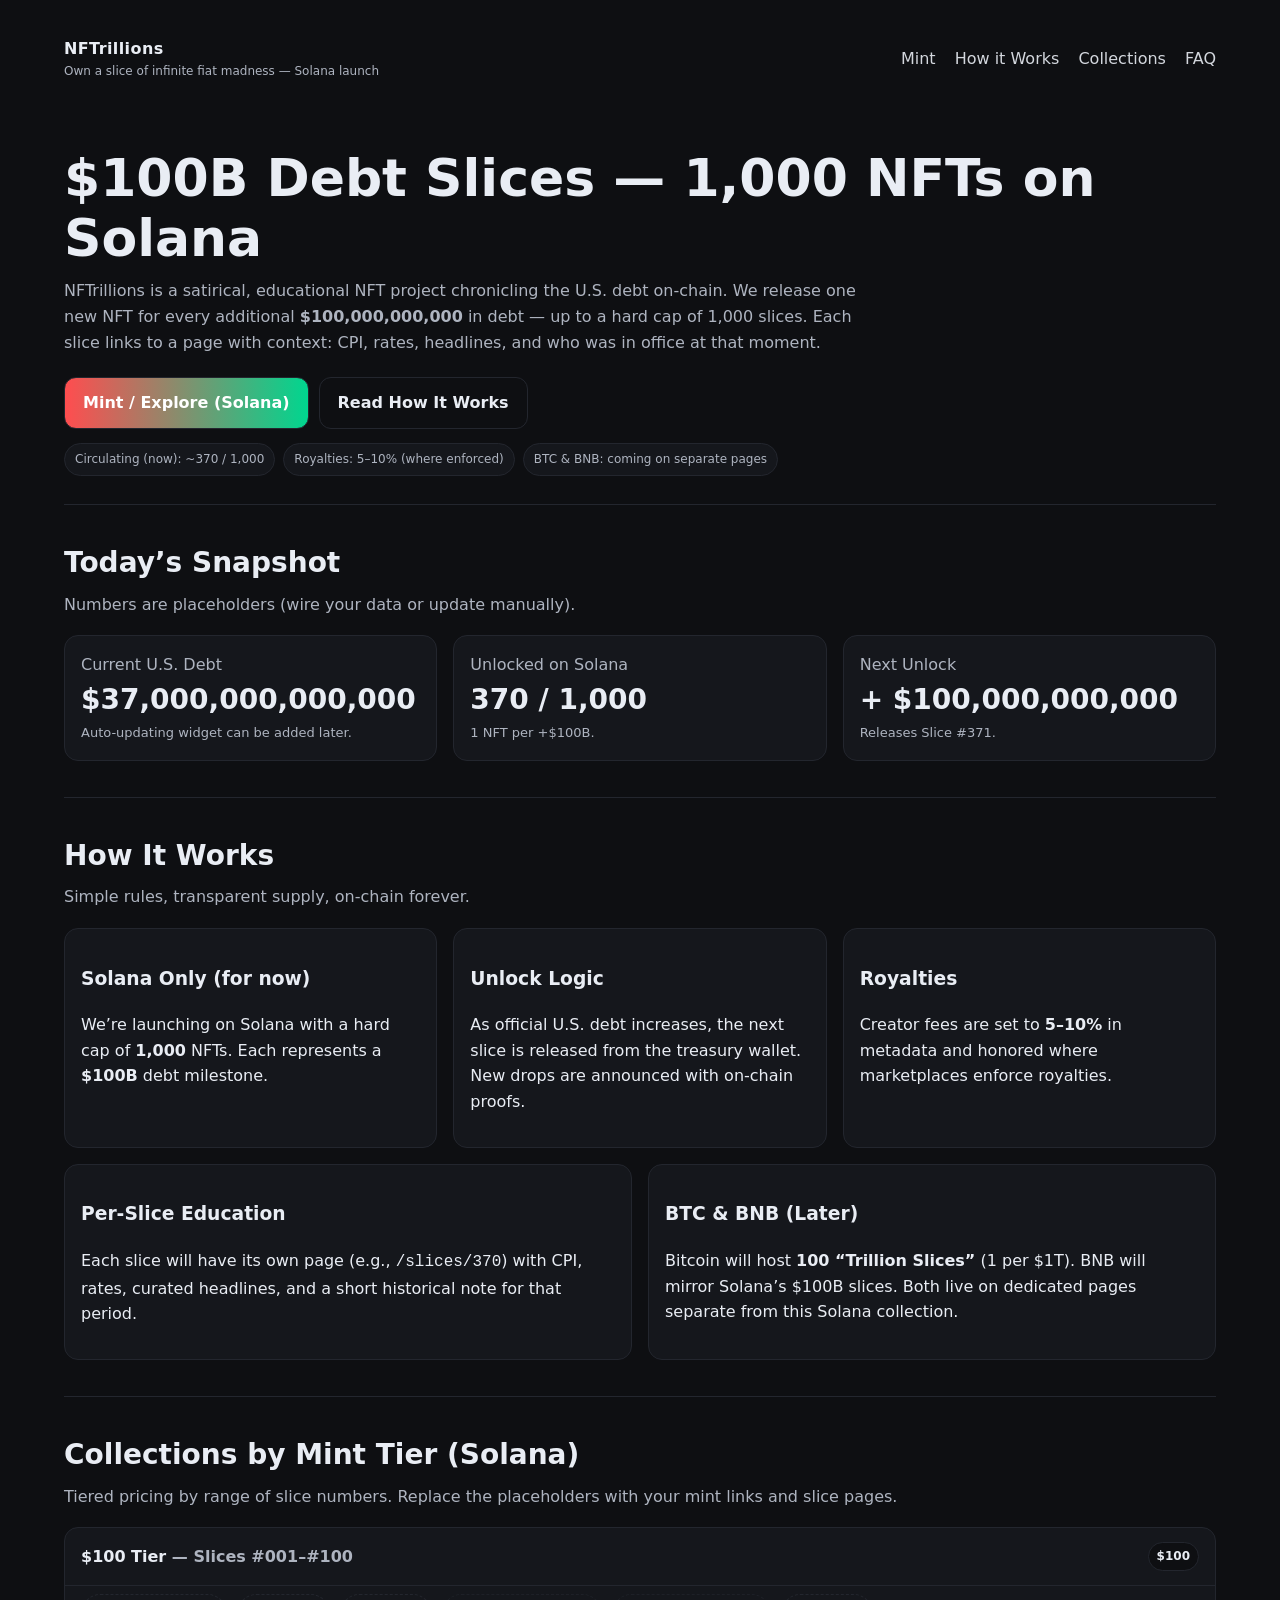
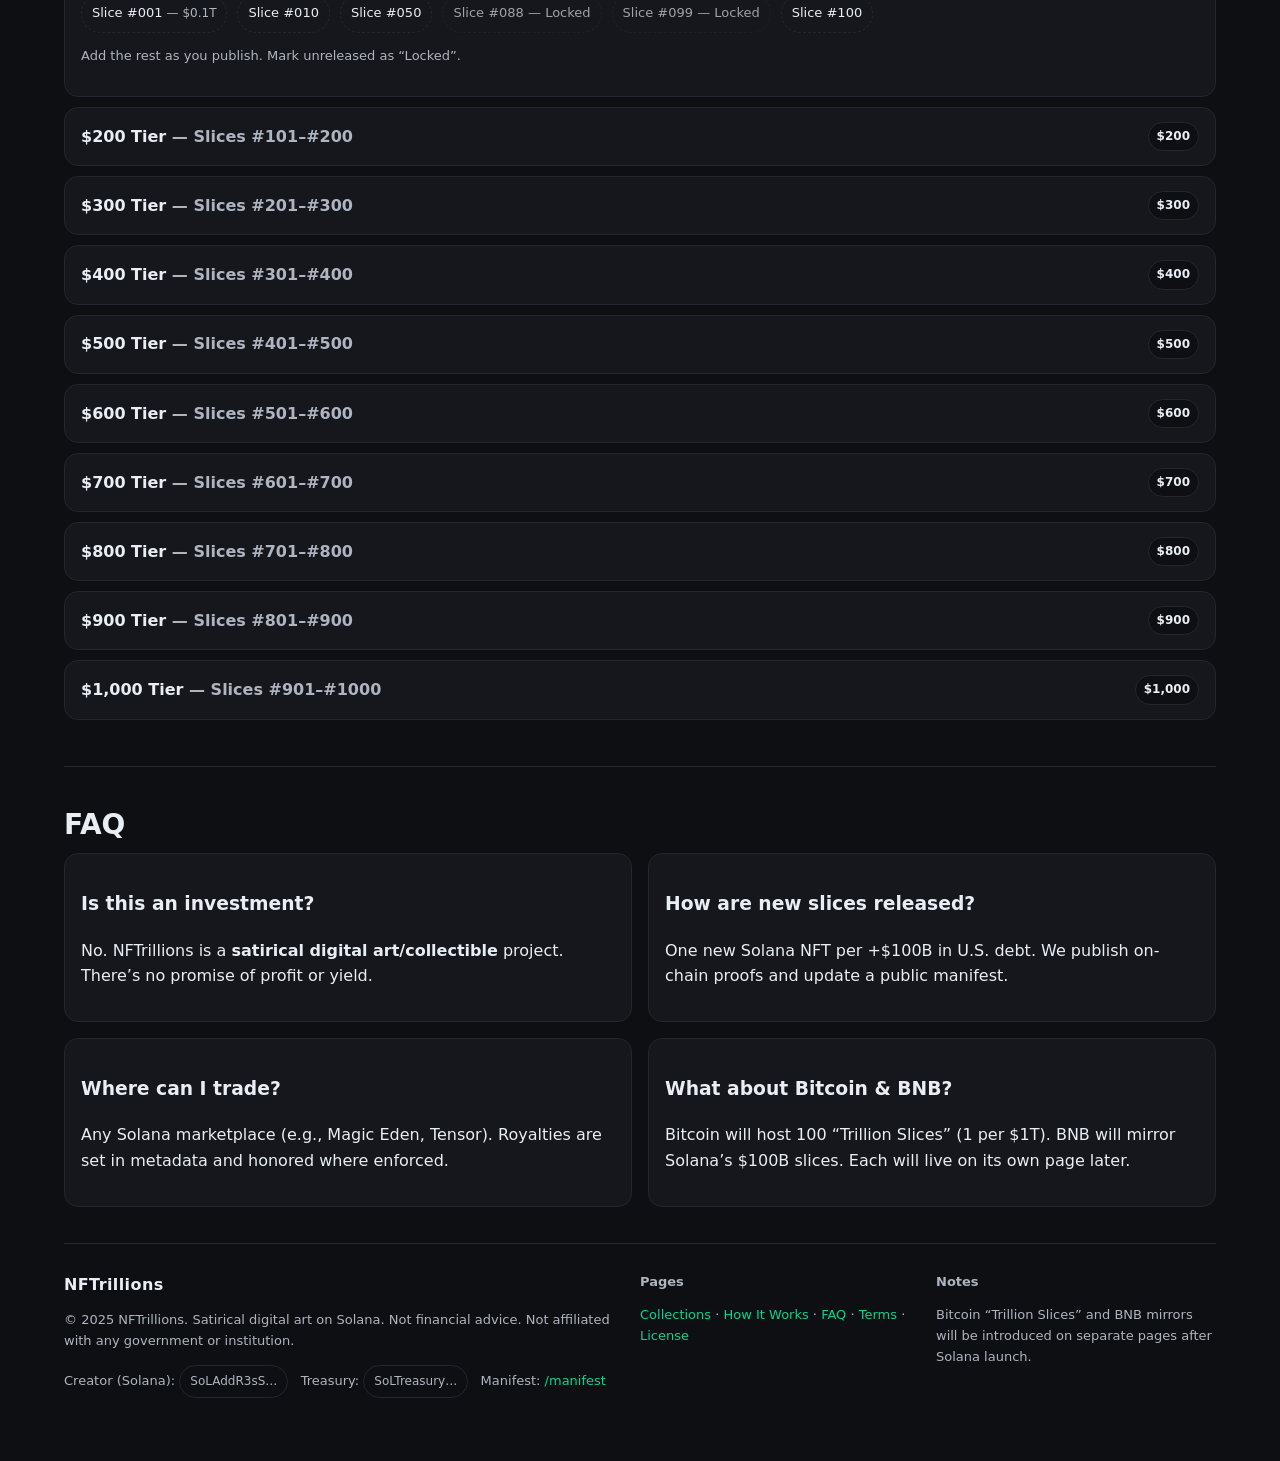
<file: attached_assets/index_1759961707359.html>
<!doctype html>
<html lang="en">
<head>
  <meta charset="utf-8">
  <title>NFTrillions — $100B Debt Slices on Solana</title>
  <meta name="viewport" content="width=device-width, initial-scale=1">
  <meta name="description" content="NFTrillions is a satirical, educational NFT project on Solana. Collect $100B debt slices as the U.S. marches toward $100T. 1,000 max slices, released as milestones are hit.">
  <link rel="canonical" href="https://NFTrillions.xyz/">

  <!-- Open Graph -->
  <meta property="og:title" content="NFTrillions — $100B Debt Slices on Solana">
  <meta property="og:description" content="Satirical, educational NFTs chronicling the rise of U.S. debt. 1,000 $100B slices on Solana.">
  <meta property="og:type" content="website">
  <meta property="og:url" content="https://NFTrillions.xyz/">

  <!-- Twitter -->
  <meta name="twitter:card" content="summary">
  <meta name="twitter:title" content="NFTrillions — $100B Debt Slices on Solana">
  <meta name="twitter:description" content="Own a slice of infinite fiat madness. 1,000 $100B NFTs on Solana.">

  <!-- Schema.org (Organization + WebSite) -->
  <script type="application/ld+json">
  {
    "@context":"https://schema.org",
    "@type":"WebSite",
    "name":"NFTrillions",
    "url":"https://NFTrillions.xyz/",
    "description":"Satirical NFT project chronicling U.S. debt on Solana.",
    "inLanguage":"en-US",
    "potentialAction":{"@type":"SearchAction","target":"https://NFTrillions.xyz/?q={search_term_string}","query-input":"required name=search_term_string"}
  }
  </script>

  <style>
    :root{
      --bg:#0e0f12; --card:#15171c; --muted:#aeb4c0; --text:#e9edf4;
      --accent:#00d68f; --accent2:#ff4d4f; --line:#23262e; --focus:#ffd666;
    }
    *{box-sizing:border-box}
    html,body{margin:0;padding:0;background:var(--bg);color:var(--text);font:16px/1.6 system-ui,-apple-system,Segoe UI,Roboto,Ubuntu,Cantarell,Arial,sans-serif;}
    a{color:var(--accent);text-decoration:none} a:hover{text-decoration:underline}
    .wrap{max-width:1200px;margin:0 auto;padding:24px}
    header{display:flex;align-items:center;justify-content:space-between;gap:16px;padding:12px 0}
    .brand{font-weight:800;letter-spacing:.4px}
    .tag{font-size:12px;color:var(--muted)}
    .nav a{margin-left:14px;color:var(--text);opacity:.9}
    .btn{display:inline-block;padding:12px 18px;border-radius:12px;border:1px solid var(--line);background:linear-gradient(90deg, var(--accent2), var(--accent));color:#fff;font-weight:700}
    .btn.secondary{background:transparent;color:var(--text)}
    .hero{padding:56px 0 28px;border-bottom:1px solid var(--line)}
    .hero h1{font-size:clamp(28px,4.5vw,52px);line-height:1.15;margin:0 0 10px}
    .hero p{color:var(--muted);max-width:820px;margin:0 0 22px}
    .badges{display:flex;flex-wrap:wrap;gap:8px;margin:14px 0 0}
    .badge{border:1px solid var(--line);background:var(--card);color:var(--muted);font-size:12px;padding:6px 10px;border-radius:999px}

    .section{padding:36px 0;border-bottom:1px solid var(--line)}
    .section h2{margin:0 0 6px;font-size:clamp(20px,3vw,28px)}
    .section .sub{color:var(--muted);margin:0 0 18px}
    .grid{display:grid;gap:16px}
    @media(min-width:720px){.grid.cols-3{grid-template-columns:repeat(3,1fr)} .grid.cols-2{grid-template-columns:repeat(2,1fr)}}
    .card{background:var(--card);border:1px solid var(--line);border-radius:14px;padding:16px}
    .kpi{font-weight:800;font-size:28px}
    .muted{color:var(--muted)}

    /* Tier groups / accordion */
    .tier{border:1px solid var(--line);border-radius:14px;background:var(--card);margin:10px 0;overflow:hidden}
    .tier summary{cursor:pointer;list-style:none;padding:14px 16px;font-weight:700;display:flex;align-items:center;justify-content:space-between}
    .tier summary::-webkit-details-marker{display:none}
    .tier summary:focus{outline:2px dashed var(--focus);outline-offset:4px}
    .tier .range{color:var(--muted);font-weight:600}
    .tier .price{background:var(--bg);border:1px solid var(--line);padding:4px 8px;border-radius:999px;font-size:12px}
    .tier .body{padding:8px 16px 16px;border-top:1px solid var(--line)}
    .chips{display:flex;flex-wrap:wrap;gap:10px}
    .chip{display:inline-block;padding:8px 10px;border:1px dashed var(--line);border-radius:999px;font-size:13px;color:var(--text)}
    .chip.locked{opacity:.65}
    .chip .tiny{font-size:12px;color:var(--muted)}
    .row{display:flex;flex-wrap:wrap;gap:10px;align-items:center}
    .note{font-size:13px;color:var(--muted)}

    footer{padding:28px 0}
    .footgrid{display:grid;gap:16px}
    @media(min-width:720px){.footgrid{grid-template-columns:2fr 1fr 1fr}}
    .small{font-size:13px;color:var(--muted)}
    .pill{display:inline-block;border:1px solid var(--line);border-radius:999px;padding:6px 10px;font-size:12px;color:var(--muted)}
  </style>

  <script>
    // Minimal enhancement: smooth scroll for in-page anchors
    document.addEventListener('click', (e)=>{
      const a = e.target.closest('a[href^="#"]'); if(!a) return;
      const id = a.getAttribute('href').slice(1);
      const el = document.getElementById(id);
      if(el){ e.preventDefault(); el.scrollIntoView({behavior:'smooth', block:'start'}); }
    });
  </script>
</head>
<body>
  <div class="wrap">
    <header>
      <div>
        <div class="brand">NFTrillions</div>
        <div class="tag">Own a slice of infinite fiat madness — Solana launch</div>
      </div>
      <nav class="nav" aria-label="primary">
        <a href="#mint">Mint</a>
        <a href="#how">How it Works</a>
        <a href="#tiers">Collections</a>
        <a href="#faq">FAQ</a>
      </nav>
    </header>

    <!-- HERO -->
    <section class="hero" id="top">
      <h1>$100B Debt Slices — 1,000 NFTs on Solana</h1>
      <p>NFTrillions is a satirical, educational NFT project chronicling the U.S. debt on-chain. We release one new NFT for every additional <strong>$100,000,000,000</strong> in debt — up to a hard cap of 1,000 slices. Each slice links to a page with context: CPI, rates, headlines, and who was in office at that moment.</p>
      <div class="row" style="margin:14px 0 0">
        <a class="btn" id="mint" href="#tiers">Mint / Explore (Solana)</a>
        <a class="btn secondary" href="#how">Read How It Works</a>
      </div>
      <div class="badges">
        <span class="badge">Circulating (now): ~370 / 1,000</span>
        <span class="badge">Royalties: 5–10% (where enforced)</span>
        <span class="badge">BTC & BNB: coming on separate pages</span>
      </div>
    </section>

    <!-- SNAPSHOT KPIs -->
    <section class="section" aria-labelledby="snapshot">
      <h2 id="snapshot">Today’s Snapshot</h2>
      <p class="sub">Numbers are placeholders (wire your data or update manually).</p>
      <div class="grid cols-3">
        <div class="card">
          <div class="muted">Current U.S. Debt</div>
          <div class="kpi">$37,000,000,000,000</div>
          <div class="note">Auto-updating widget can be added later.</div>
        </div>
        <div class="card">
          <div class="muted">Unlocked on Solana</div>
          <div class="kpi">370 / 1,000</div>
          <div class="note">1 NFT per +$100B.</div>
        </div>
        <div class="card">
          <div class="muted">Next Unlock</div>
          <div class="kpi">+ $100,000,000,000</div>
          <div class="note">Releases Slice #371.</div>
        </div>
      </div>
    </section>

    <!-- HOW IT WORKS -->
    <section class="section" id="how" aria-labelledby="how-title">
      <h2 id="how-title">How It Works</h2>
      <p class="sub">Simple rules, transparent supply, on-chain forever.</p>
      <div class="grid cols-3">
        <div class="card">
          <h3>Solana Only (for now)</h3>
          <p>We’re launching on Solana with a hard cap of <strong>1,000</strong> NFTs. Each represents a <strong>$100B</strong> debt milestone.</p>
        </div>
        <div class="card">
          <h3>Unlock Logic</h3>
          <p>As official U.S. debt increases, the next slice is released from the treasury wallet. New drops are announced with on-chain proofs.</p>
        </div>
        <div class="card">
          <h3>Royalties</h3>
          <p>Creator fees are set to <strong>5–10%</strong> in metadata and honored where marketplaces enforce royalties.</p>
        </div>
      </div>
      <div class="grid cols-2" style="margin-top:16px">
        <div class="card">
          <h3>Per-Slice Education</h3>
          <p>Each slice will have its own page (e.g., <code>/slices/370</code>) with CPI, rates, curated headlines, and a short historical note for that period.</p>
        </div>
        <div class="card">
          <h3>BTC & BNB (Later)</h3>
          <p>Bitcoin will host <strong>100 “Trillion Slices”</strong> (1 per $1T). BNB will mirror Solana’s $100B slices. Both live on dedicated pages separate from this Solana collection.</p>
        </div>
      </div>
    </section>

    <!-- COLLECTIONS (GROUPED BY PRICE TIERS) -->
    <section class="section" id="tiers" aria-labelledby="tiers-title">
      <h2 id="tiers-title">Collections by Mint Tier (Solana)</h2>
      <p class="sub">Tiered pricing by range of slice numbers. Replace the placeholders with your mint links and slice pages.</p>

      <!-- Tier $100: #001–#100 -->
      <details class="tier" open>
        <summary>
          <span><strong>$100 Tier</strong> <span class="range">— Slices #001–#100</span></span>
          <span class="price">$100</span>
        </summary>
        <div class="body">
          <div class="chips">
            <a class="chip" href="/slices/001">Slice #001 <span class="tiny">— $0.1T</span></a>
            <a class="chip" href="/slices/010">Slice #010</a>
            <a class="chip" href="/slices/050">Slice #050</a>
            <a class="chip locked" href="#">Slice #088 — Locked</a>
            <span class="chip locked">Slice #099 — Locked</span>
            <a class="chip" href="/slices/100">Slice #100</a>
          </div>
          <p class="note">Add the rest as you publish. Mark unreleased as “Locked”.</p>
        </div>
      </details>

      <!-- Tier $200: #101–#200 -->
      <details class="tier">
        <summary>
          <span><strong>$200 Tier</strong> <span class="range">— Slices #101–#200</span></span>
          <span class="price">$200</span>
        </summary>
        <div class="body">
          <div class="chips">
            <a class="chip" href="/slices/101">Slice #101</a>
            <a class="chip" href="/slices/150">Slice #150</a>
            <span class="chip locked">Slice #175 — Locked</span>
            <a class="chip" href="/slices/200">Slice #200</a>
          </div>
        </div>
      </details>

      <!-- Tier $300: #201–#300 -->
      <details class="tier">
        <summary>
          <span><strong>$300 Tier</strong> <span class="range">— Slices #201–#300</span></span>
          <span class="price">$300</span>
        </summary>
        <div class="body">
          <div class="chips">
            <a class="chip" href="/slices/201">Slice #201</a>
            <a class="chip" href="/slices/250">Slice #250</a>
            <a class="chip" href="/slices/300">Slice #300</a>
          </div>
        </div>
      </details>

      <!-- Continue pattern up to $1,000 -->
      <details class="tier">
        <summary>
          <span><strong>$400 Tier</strong> <span class="range">— Slices #301–#400</span></span>
          <span class="price">$400</span>
        </summary>
        <div class="body"><div class="chips"><span class="chip locked">Placeholders</span></div></div>
      </details>

      <details class="tier">
        <summary>
          <span><strong>$500 Tier</strong> <span class="range">— Slices #401–#500</span></span>
          <span class="price">$500</span>
        </summary>
        <div class="body"><div class="chips"><span class="chip locked">Placeholders</span></div></div>
      </details>

      <details class="tier">
        <summary>
          <span><strong>$600 Tier</strong> <span class="range">— Slices #501–#600</span></span>
          <span class="price">$600</span>
        </summary>
        <div class="body"><div class="chips"><span class="chip locked">Placeholders</span></div></div>
      </details>

      <details class="tier">
        <summary>
          <span><strong>$700 Tier</strong> <span class="range">— Slices #601–#700</span></span>
          <span class="price">$700</span>
        </summary>
        <div class="body"><div class="chips"><span class="chip locked">Placeholders</span></div></div>
      </details>

      <details class="tier">
        <summary>
          <span><strong>$800 Tier</strong> <span class="range">— Slices #701–#800</span></span>
          <span class="price">$800</span>
        </summary>
        <div class="body"><div class="chips"><span class="chip locked">Placeholders</span></div></div>
      </details>

      <details class="tier">
        <summary>
          <span><strong>$900 Tier</strong> <span class="range">— Slices #801–#900</span></span>
          <span class="price">$900</span>
        </summary>
        <div class="body"><div class="chips"><span class="chip locked">Placeholders</span></div></div>
      </details>

      <details class="tier">
        <summary>
          <span><strong>$1,000 Tier</strong> <span class="range">— Slices #901–#1000</span></span>
          <span class="price">$1,000</span>
        </summary>
        <div class="body"><div class="chips"><span class="chip locked">Placeholders</span></div></div>
      </details>
    </section>

    <!-- FAQ -->
    <section class="section" id="faq" aria-labelledby="faq-title">
      <h2 id="faq-title">FAQ</h2>
      <div class="grid cols-2">
        <div class="card">
          <h3>Is this an investment?</h3>
          <p>No. NFTrillions is a <strong>satirical digital art/collectible</strong> project. There’s no promise of profit or yield.</p>
        </div>
        <div class="card">
          <h3>How are new slices released?</h3>
          <p>One new Solana NFT per +$100B in U.S. debt. We publish on-chain proofs and update a public manifest.</p>
        </div>
        <div class="card">
          <h3>Where can I trade?</h3>
          <p>Any Solana marketplace (e.g., Magic Eden, Tensor). Royalties are set in metadata and honored where enforced.</p>
        </div>
        <div class="card">
          <h3>What about Bitcoin & BNB?</h3>
          <p>Bitcoin will host 100 “Trillion Slices” (1 per $1T). BNB will mirror Solana’s $100B slices. Each will live on its own page later.</p>
        </div>
      </div>
    </section>

    <!-- FOOTER / TRANSPARENCY -->
    <footer>
      <div class="footgrid">
        <div>
          <div class="brand">NFTrillions</div>
          <p class="small">© 2025 NFTrillions. Satirical digital art on Solana. Not financial advice. Not affiliated with any government or institution.</p>
          <p class="small">Creator (Solana): <span class="pill">SoLAddR3sS…</span> &nbsp; Treasury: <span class="pill">SoLTreasury…</span> &nbsp; Manifest: <a href="/manifest">/manifest</a></p>
        </div>
        <div>
          <div class="small"><strong>Pages</strong></div>
          <p class="small"><a href="#tiers">Collections</a> · <a href="#how">How It Works</a> · <a href="#faq">FAQ</a> · <a href="/terms">Terms</a> · <a href="/license">License</a></p>
        </div>
        <div>
          <div class="small"><strong>Notes</strong></div>
          <p class="small">Bitcoin “Trillion Slices” and BNB mirrors will be introduced on separate pages after Solana launch.</p>
        </div>
      </div>
    </footer>
  </div>
</body>
</html>
</file>
